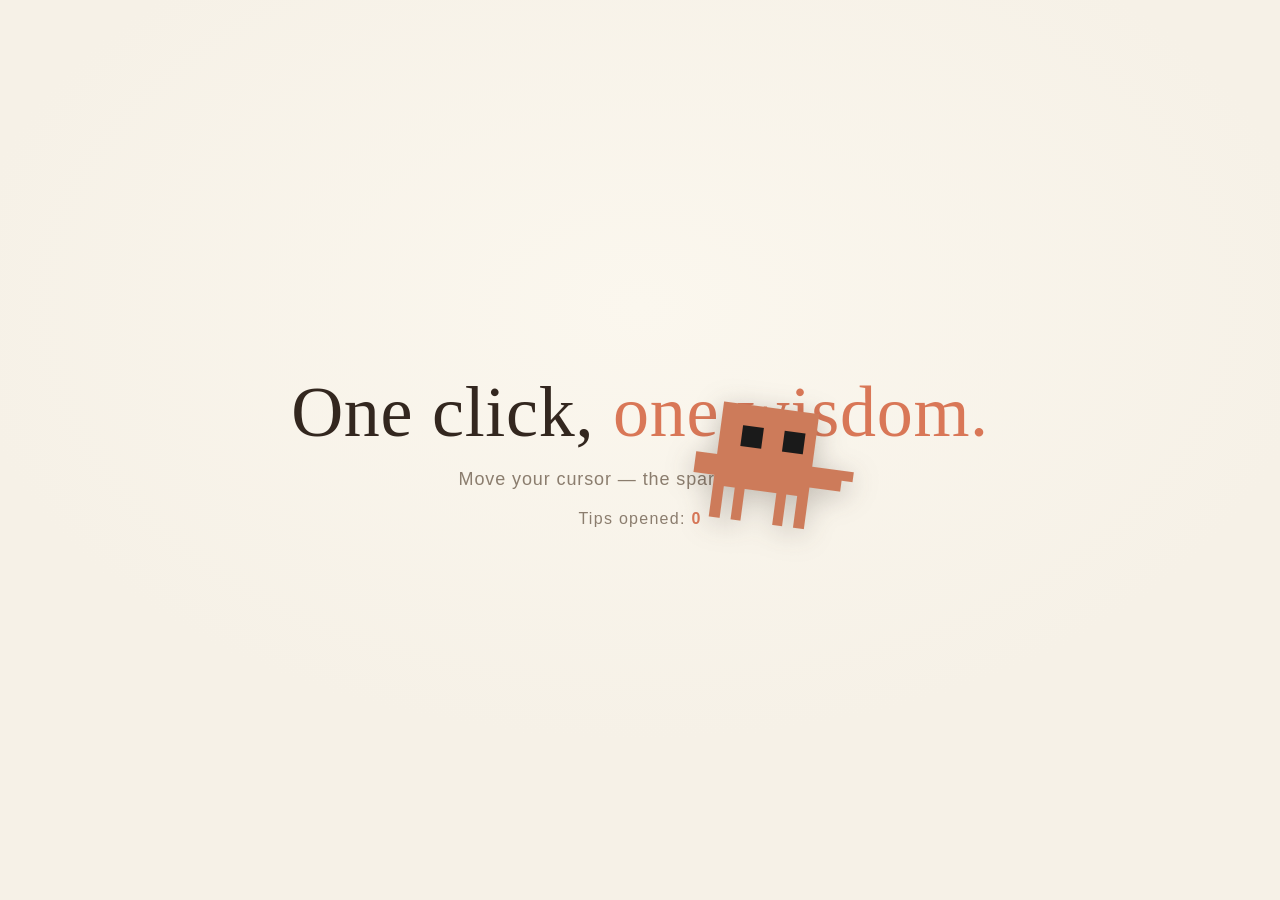
<file: lesson_1/index.html>
<!DOCTYPE html>
<html lang="en">
<head>
  <meta charset="UTF-8">
  <meta name="viewport" content="width=device-width, initial-scale=1.0">
  <title>CLAWD Wisdom</title>
  <link rel="stylesheet" href="styles.css">
</head>
<body>
  <main class="stage">
    <h1 class="stage__title">One click, <span class="stage__accent">one wisdom.</span></h1>
    <p class="stage__caption">Move your cursor — the spark will follow.</p>
    <p class="stage__counter">Tips opened: <span id="tip-count">0</span></p>
  </main>

  <img
    class="mascot"
    id="mascot"
    src="assets/clawd.svg"
    alt=""
    width="180"
    draggable="false"
    aria-hidden="true"
  >

  <script src="js/script.js" defer></script>
</body>
</html>
</file>
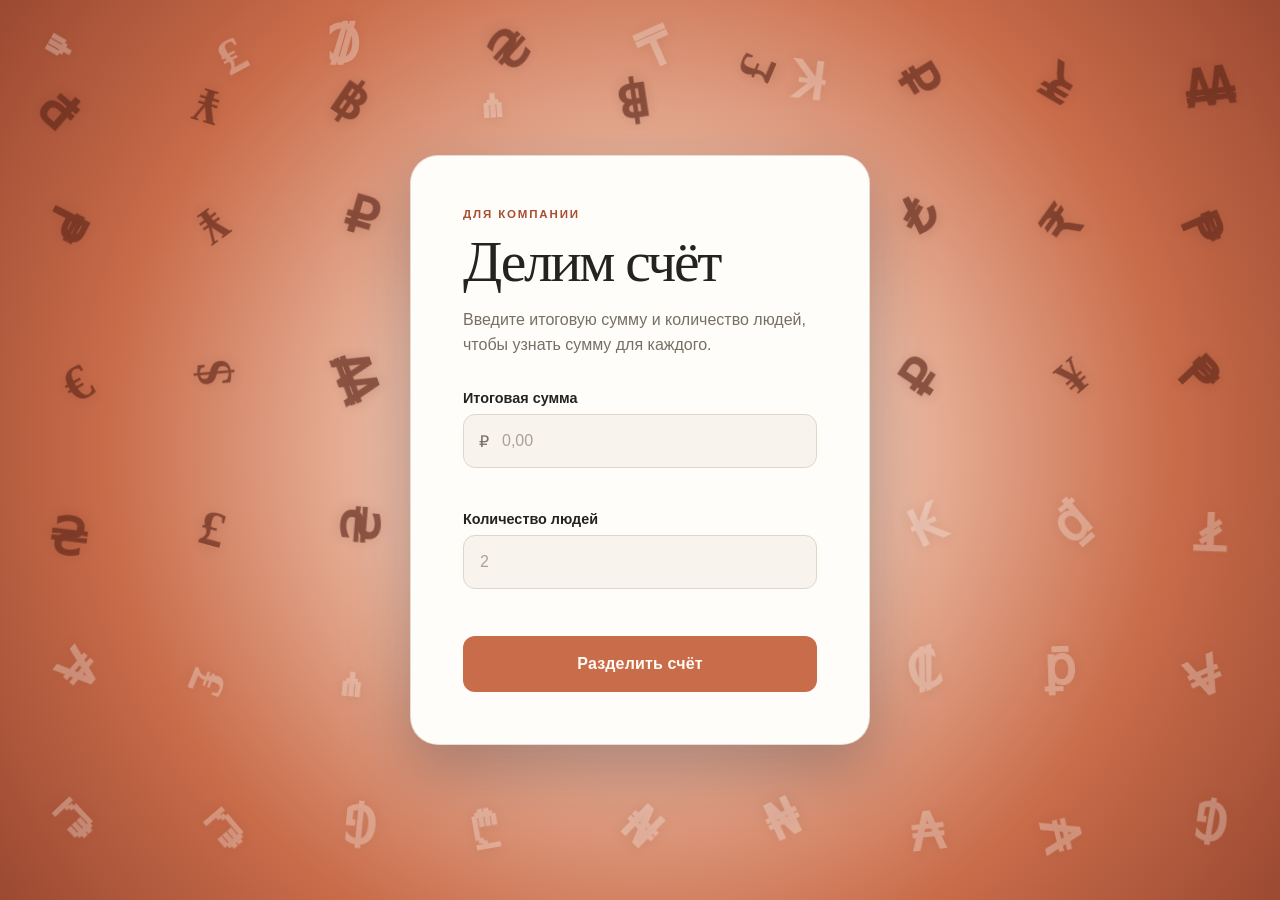
<file: lesson_2/index.html>
<!DOCTYPE html>
<html lang="ru">
<head>
  <meta charset="UTF-8">
  <meta name="viewport" content="width=device-width, initial-scale=1.0">
  <meta name="description" content="Разделите счёт поровну между всеми участниками.">
  <title>Делим счёт</title>
  <link rel="stylesheet" href="styles.css">
  <script src="js/script.js" defer></script>
</head>
<body>
  <div class="currency-field" id="currency-field" aria-hidden="true"></div>
  <main class="app-shell">
    <section class="calculator-card" aria-labelledby="page-title">
      <div class="intro">
        <p class="eyebrow">ДЛЯ КОМПАНИИ</p>
        <h1 id="page-title">Делим счёт</h1>
        <p class="intro__copy">Введите итоговую сумму и количество людей, чтобы узнать сумму для каждого.</p>
      </div>

      <form class="split-form" id="split-form" novalidate>
        <div class="field-group">
          <label for="total-bill">Итоговая сумма</label>
          <div class="input-wrap">
            <span class="input-prefix" aria-hidden="true">₽</span>
            <input
              id="total-bill"
              name="totalBill"
              type="number"
              inputmode="decimal"
              min="0.01"
              step="0.01"
              placeholder="0,00"
              autocomplete="off"
              aria-describedby="total-bill-error"
              required
            >
          </div>
          <p class="field-error" id="total-bill-error" role="alert"></p>
        </div>

        <div class="field-group">
          <label for="number-of-people">Количество людей</label>
          <input
            id="number-of-people"
            name="numberOfPeople"
            type="number"
            inputmode="numeric"
            min="1"
            step="1"
            placeholder="2"
            autocomplete="off"
            aria-describedby="number-of-people-error"
            required
          >
          <p class="field-error" id="number-of-people-error" role="alert"></p>
        </div>

        <button class="submit-button" type="submit">Разделить счёт</button>
      </form>

      <section class="result" id="result" aria-live="polite" aria-atomic="true" hidden>
        <p class="result__label">Каждый платит</p>
        <p class="result__amount"><span id="share-amount">0,00</span> <span class="result__currency">₽</span></p>
      </section>
    </section>
  </main>
</body>
</html>
</file>
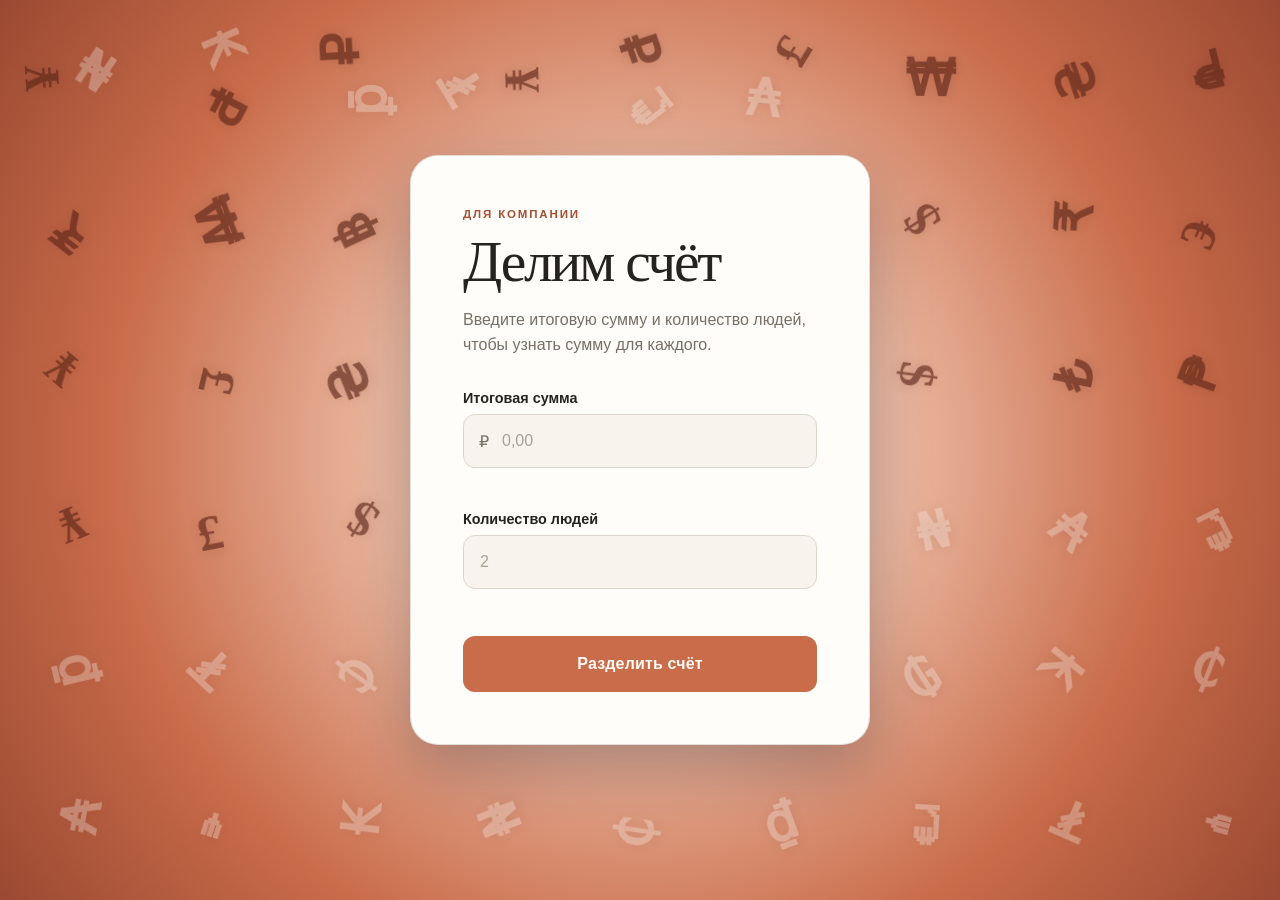
<file: Claude/lesson_2/task1/index.html>
<!DOCTYPE html>
<html lang="ru">
<head>
  <meta charset="UTF-8">
  <meta name="viewport" content="width=device-width, initial-scale=1.0">
  <meta name="description" content="Разделите счёт поровну между всеми участниками.">
  <title>Делим счёт</title>
  <link rel="stylesheet" href="styles.css">
  <script src="../js/script.js" defer></script>
</head>
<body>
  <div class="currency-field" id="currency-field" aria-hidden="true"></div>
  <main class="app-shell">
    <section class="calculator-card" aria-labelledby="page-title">
      <div class="intro">
        <p class="eyebrow">ДЛЯ КОМПАНИИ</p>
        <h1 id="page-title">Делим счёт</h1>
        <p class="intro__copy">Введите итоговую сумму и количество людей, чтобы узнать сумму для каждого.</p>
      </div>

      <form class="split-form" id="split-form" novalidate>
        <div class="field-group">
          <label for="total-bill">Итоговая сумма</label>
          <div class="input-wrap">
            <span class="input-prefix" aria-hidden="true">₽</span>
            <input
              id="total-bill"
              name="totalBill"
              type="number"
              inputmode="decimal"
              min="0.01"
              step="0.01"
              placeholder="0,00"
              autocomplete="off"
              aria-describedby="total-bill-error"
              required
            >
          </div>
          <p class="field-error" id="total-bill-error" role="alert"></p>
        </div>

        <div class="field-group">
          <label for="number-of-people">Количество людей</label>
          <input
            id="number-of-people"
            name="numberOfPeople"
            type="number"
            inputmode="numeric"
            min="1"
            step="1"
            placeholder="2"
            autocomplete="off"
            aria-describedby="number-of-people-error"
            required
          >
          <p class="field-error" id="number-of-people-error" role="alert"></p>
        </div>

        <button class="submit-button" type="submit">Разделить счёт</button>
      </form>

      <section class="result" id="result" aria-live="polite" aria-atomic="true" hidden>
        <p class="result__label">Каждый платит</p>
        <p class="result__amount"><span id="share-amount">0,00</span> <span class="result__currency">₽</span></p>
      </section>
    </section>
  </main>
</body>
</html>
</file>
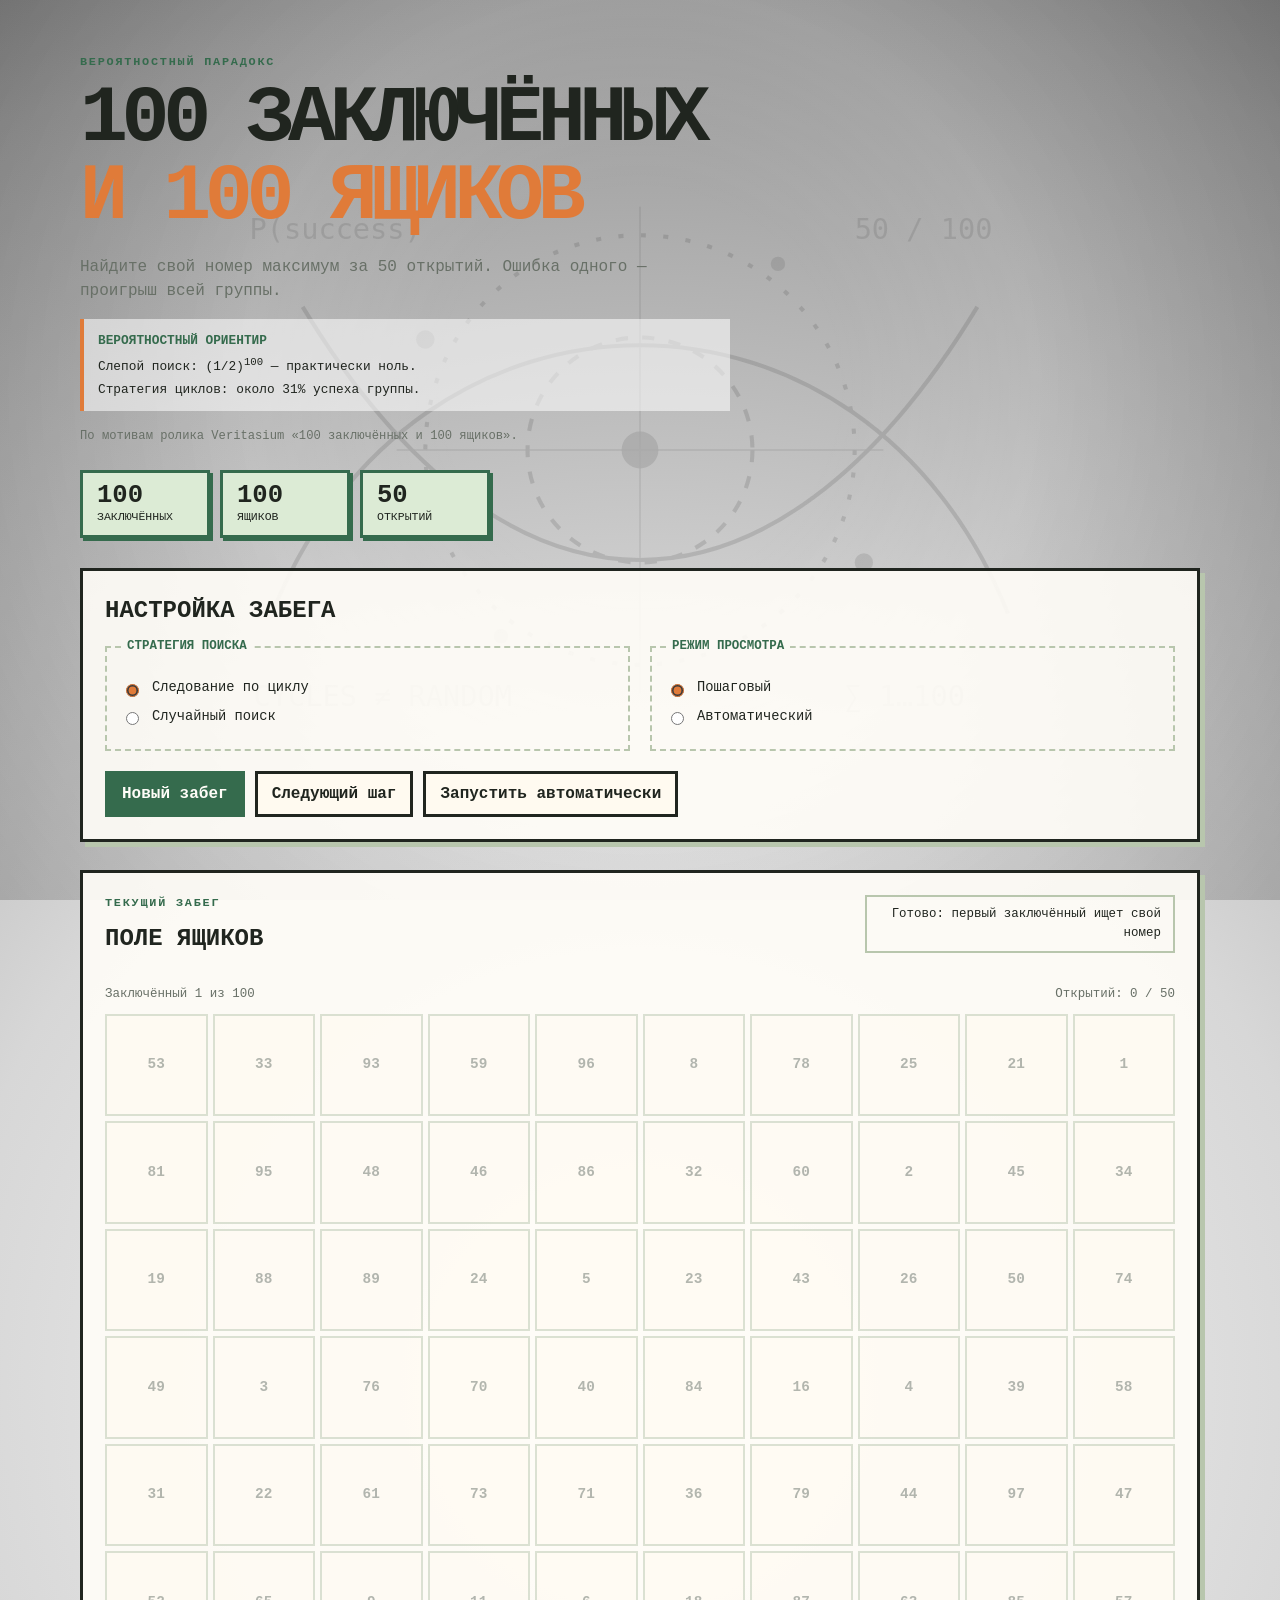
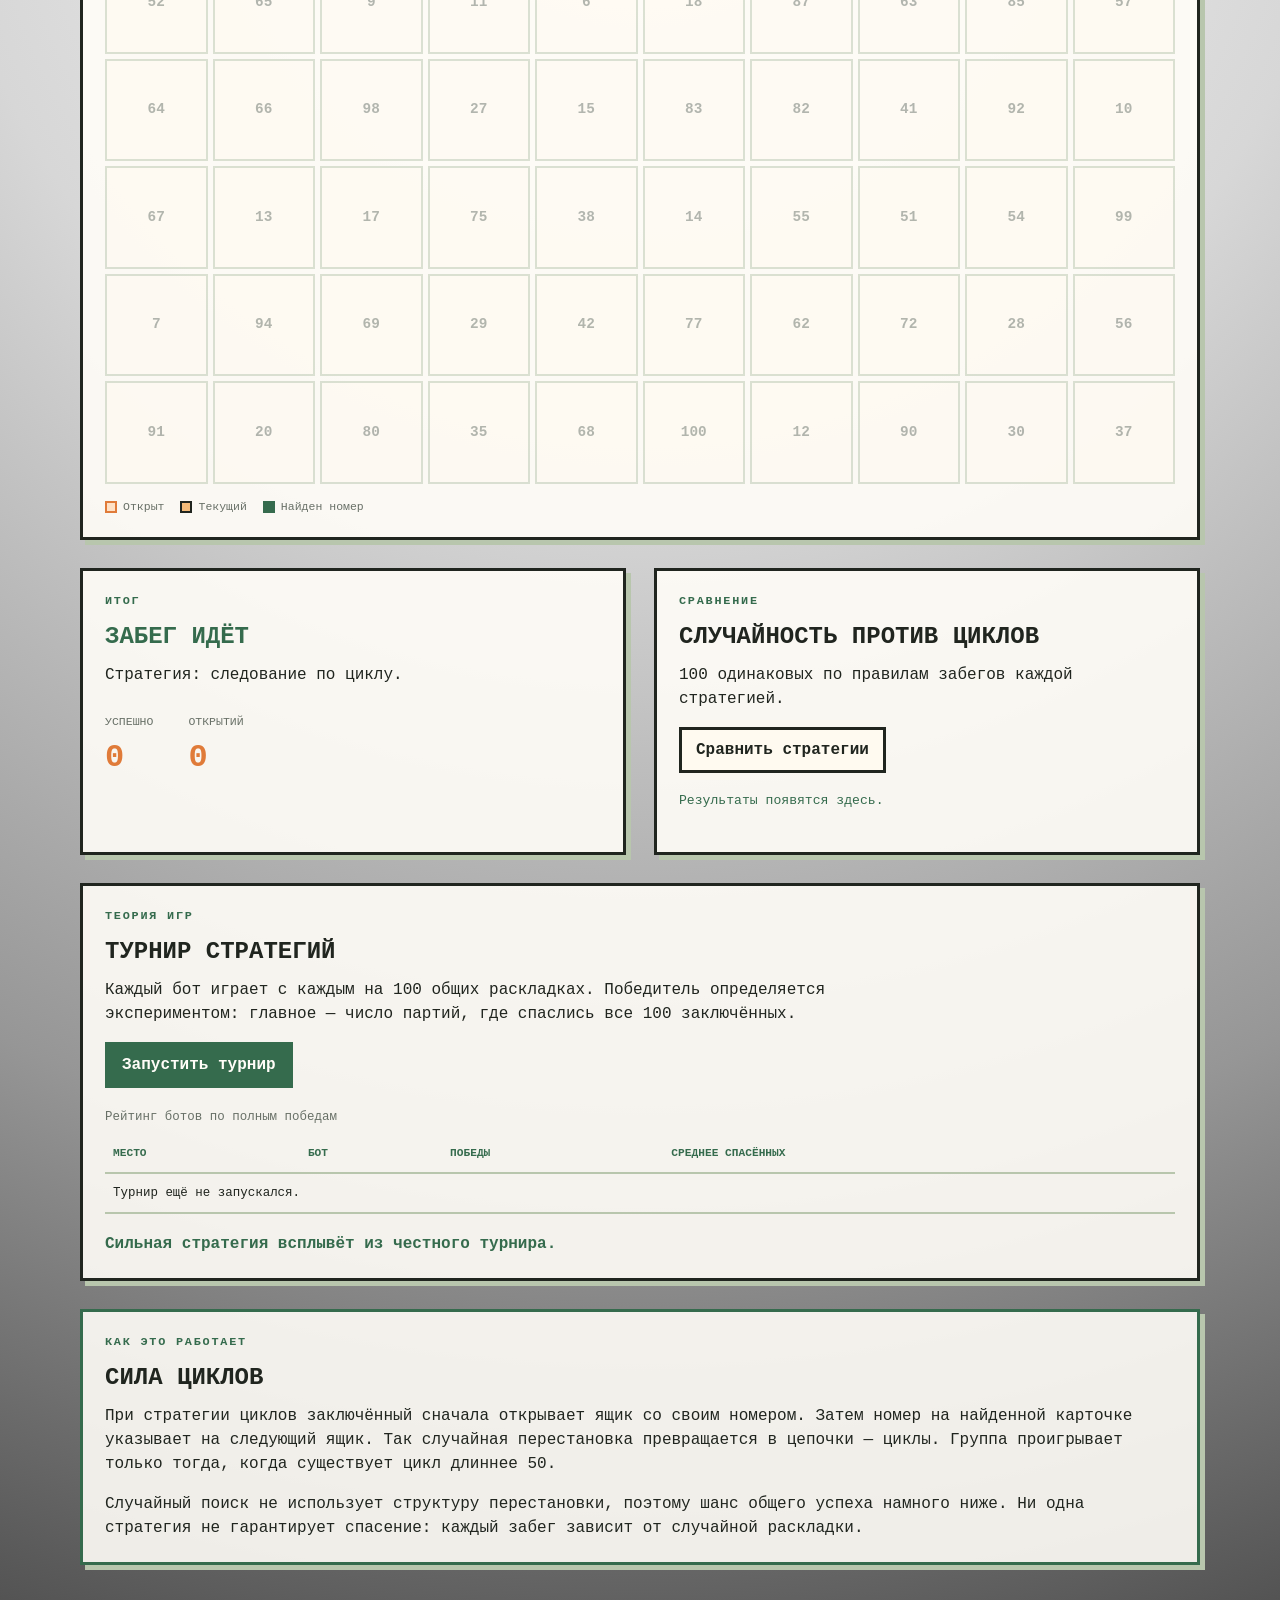
<file: Claude/lesson_2/task2/index.html>
<!DOCTYPE html>
<html lang="ru">
<head>
  <meta charset="UTF-8">
  <meta name="viewport" content="width=device-width, initial-scale=1.0">
  <meta name="description" content="Интерактивная симуляция стратегии в задаче о 100 заключённых и 100 ящиках.">
  <title>100 заключённых и 100 ящиков</title>
  <link rel="stylesheet" href="styles.css">
  <script src="js/script.js" defer></script>
</head>
<body>
  <main class="app-shell">
    <header class="hero">
      <p class="eyebrow">ВЕРОЯТНОСТНЫЙ ПАРАДОКС</p>
      <h1>100 заключённых<br><span>и 100 ящиков</span></h1>
      <p class="lead">Найдите свой номер максимум за 50 открытий. Ошибка одного — проигрыш всей группы.</p>
      <div class="theory-note"><strong>Вероятностный ориентир</strong><span>Слепой поиск: (1/2)<sup>100</sup> — практически ноль.</span><span>Стратегия циклов: около 31% успеха группы.</span></div>
      <p class="reference">По мотивам ролика Veritasium «100 заключённых и 100 ящиков».</p>
      <div class="rules" aria-label="Правила задачи">
        <div><strong>100</strong><span>заключённых</span></div>
        <div><strong>100</strong><span>ящиков</span></div>
        <div><strong>50</strong><span>открытий</span></div>
      </div>
    </header>

    <section class="panel controls-panel" aria-labelledby="controls-title">
      <h2 id="controls-title">Настройка забега</h2>
      <div class="control-grid">
        <fieldset>
          <legend>Стратегия поиска</legend>
          <label class="choice"><input type="radio" name="strategy" value="cycle" checked><span>Следование по циклу</span></label>
          <label class="choice"><input type="radio" name="strategy" value="random"><span>Случайный поиск</span></label>
        </fieldset>
        <fieldset>
          <legend>Режим просмотра</legend>
          <label class="choice"><input type="radio" name="mode" value="step" checked><span>Пошаговый</span></label>
          <label class="choice"><input type="radio" name="mode" value="auto"><span>Автоматический</span></label>
        </fieldset>
      </div>
      <div class="button-row">
        <button class="button button--primary" id="new-run" type="button">Новый забег</button>
        <button class="button" id="next-step" type="button">Следующий шаг</button>
        <button class="button" id="auto-run" type="button">Запустить автоматически</button>
      </div>
    </section>

    <section class="panel simulation-panel" aria-labelledby="simulation-title">
      <div class="section-heading">
        <div>
          <p class="eyebrow">ТЕКУЩИЙ ЗАБЕГ</p>
          <h2 id="simulation-title">Поле ящиков</h2>
        </div>
        <p class="status status--neutral" id="status" aria-live="polite">Готово к запуску</p>
      </div>
      <div class="progress-line"><span id="progress-label">Заключённый 0 из 100</span><span id="attempt-label">Открытий: 0 / 50</span></div>
      <div class="box-grid" id="box-grid" aria-label="100 ящиков"></div>
      <div class="legend" aria-label="Обозначения">
        <span><i class="swatch swatch--opened"></i>Открыт</span>
        <span><i class="swatch swatch--current"></i>Текущий</span>
        <span><i class="swatch swatch--found"></i>Найден номер</span>
      </div>
    </section>

    <section class="results-grid" aria-label="Результаты">
      <article class="panel result-card">
        <p class="eyebrow">ИТОГ</p>
        <h2 id="result-title">Забег не начат</h2>
        <p id="result-copy">Запустите симуляцию, чтобы увидеть, как работает стратегия.</p>
        <dl class="stats"><div><dt>Успешно</dt><dd id="success-count">0</dd></div><div><dt>Открытий</dt><dd id="total-attempts">0</dd></div></dl>
      </article>
      <article class="panel compare-card">
        <p class="eyebrow">СРАВНЕНИЕ</p>
        <h2>Случайность против циклов</h2>
        <p>100 одинаковых по правилам забегов каждой стратегией.</p>
        <button class="button" id="compare" type="button">Сравнить стратегии</button>
        <p class="compare-result" id="compare-result" aria-live="polite">Результаты появятся здесь.</p>
      </article>
    </section>

    <section class="panel tournament-panel" aria-labelledby="tournament-title">
      <p class="eyebrow">ТЕОРИЯ ИГР</p>
      <h2 id="tournament-title">Турнир стратегий</h2>
      <p>Каждый бот играет с каждым на 100 общих раскладках. Победитель определяется экспериментом: главное — число партий, где спаслись все 100 заключённых.</p>
      <button class="button button--primary" id="tournament" type="button">Запустить турнир</button>
      <div class="table-wrap">
        <table class="leaderboard">
          <caption>Рейтинг ботов по полным победам</caption>
          <thead><tr><th scope="col">Место</th><th scope="col">Бот</th><th scope="col">Победы</th><th scope="col">Среднее спасённых</th></tr></thead>
          <tbody id="leaderboard-body"><tr><td colspan="4">Турнир ещё не запускался.</td></tr></tbody>
        </table>
      </div>
      <p class="tournament-result" id="tournament-result" aria-live="polite">Сильная стратегия всплывёт из честного турнира.</p>
    </section>

    <section class="panel explainer" aria-labelledby="explanation-title">
      <p class="eyebrow">КАК ЭТО РАБОТАЕТ</p>
      <h2 id="explanation-title">Сила циклов</h2>
      <p>При стратегии циклов заключённый сначала открывает ящик со своим номером. Затем номер на найденной карточке указывает на следующий ящик. Так случайная перестановка превращается в цепочки — циклы. Группа проигрывает только тогда, когда существует цикл длиннее 50.</p>
      <p>Случайный поиск не использует структуру перестановки, поэтому шанс общего успеха намного ниже. Ни одна стратегия не гарантирует спасение: каждый забег зависит от случайной раскладки.</p>
    </section>
  </main>
</body>
</html>
</file>
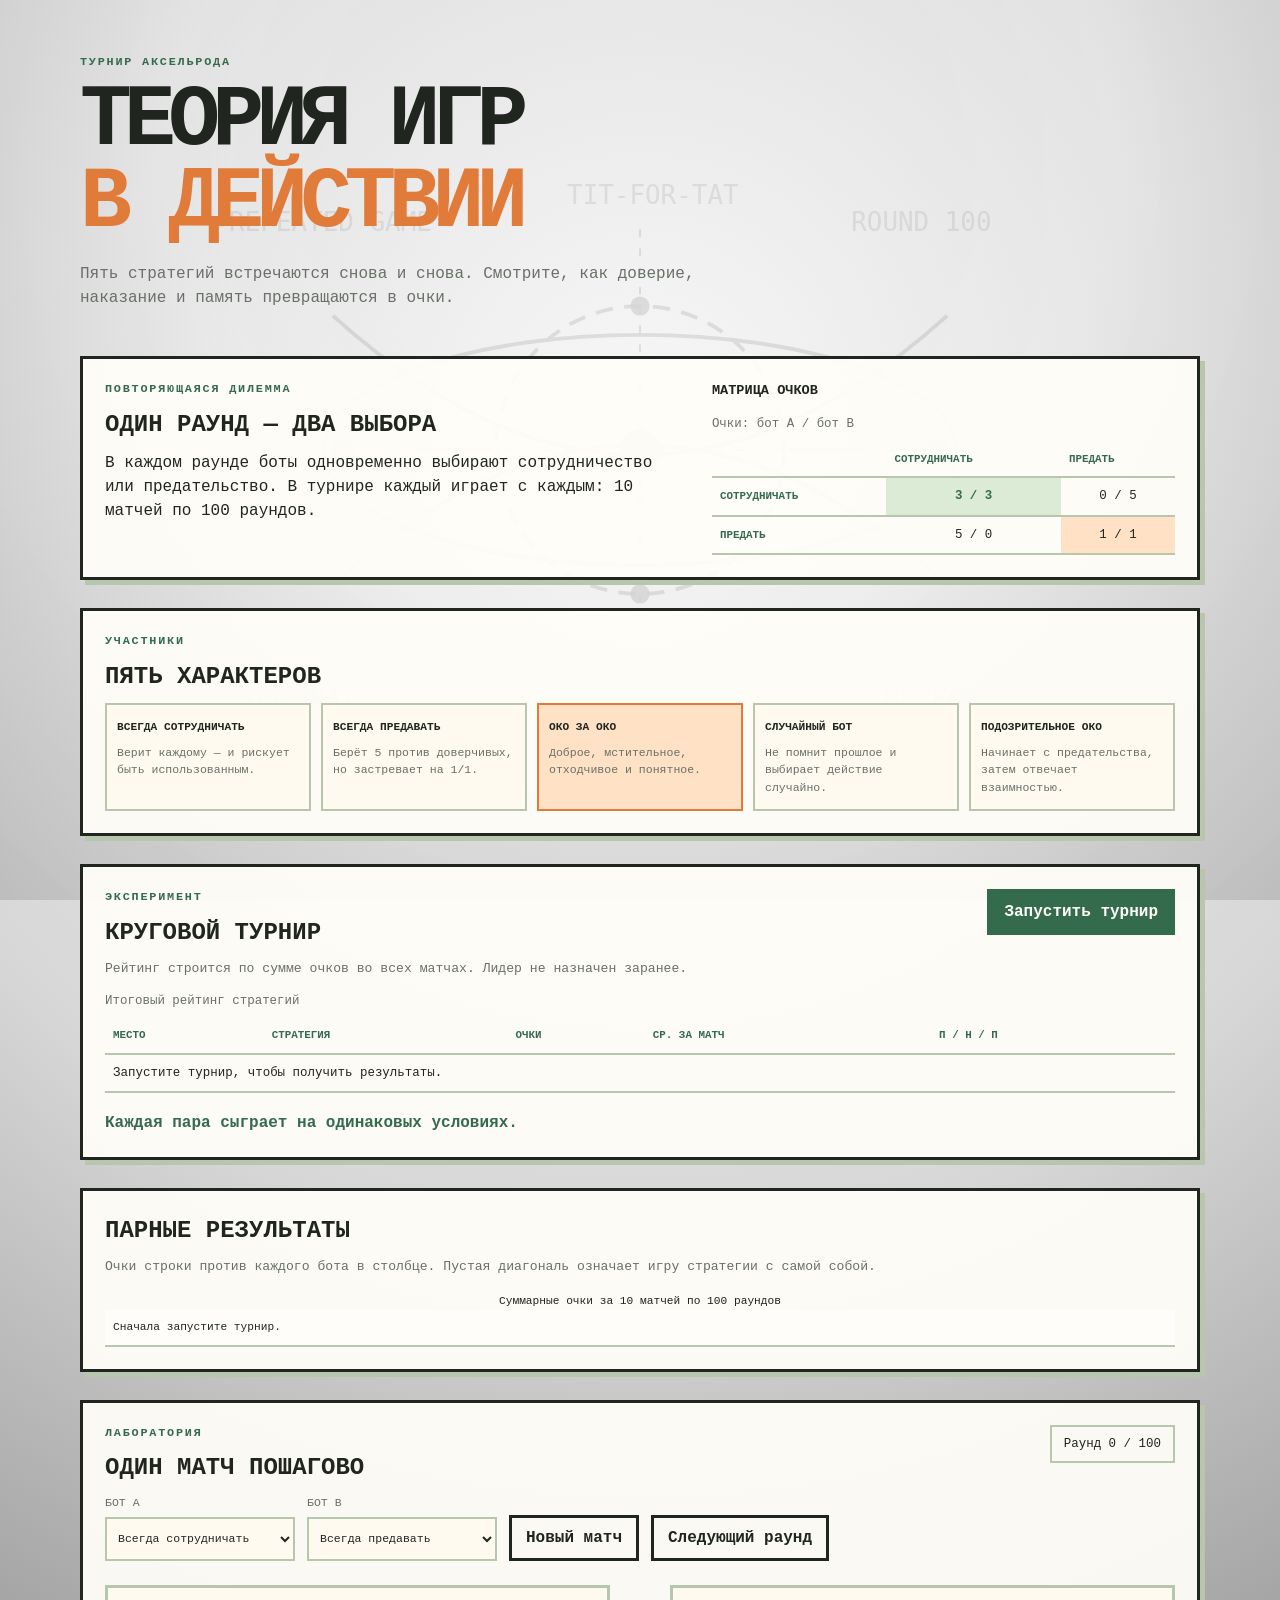
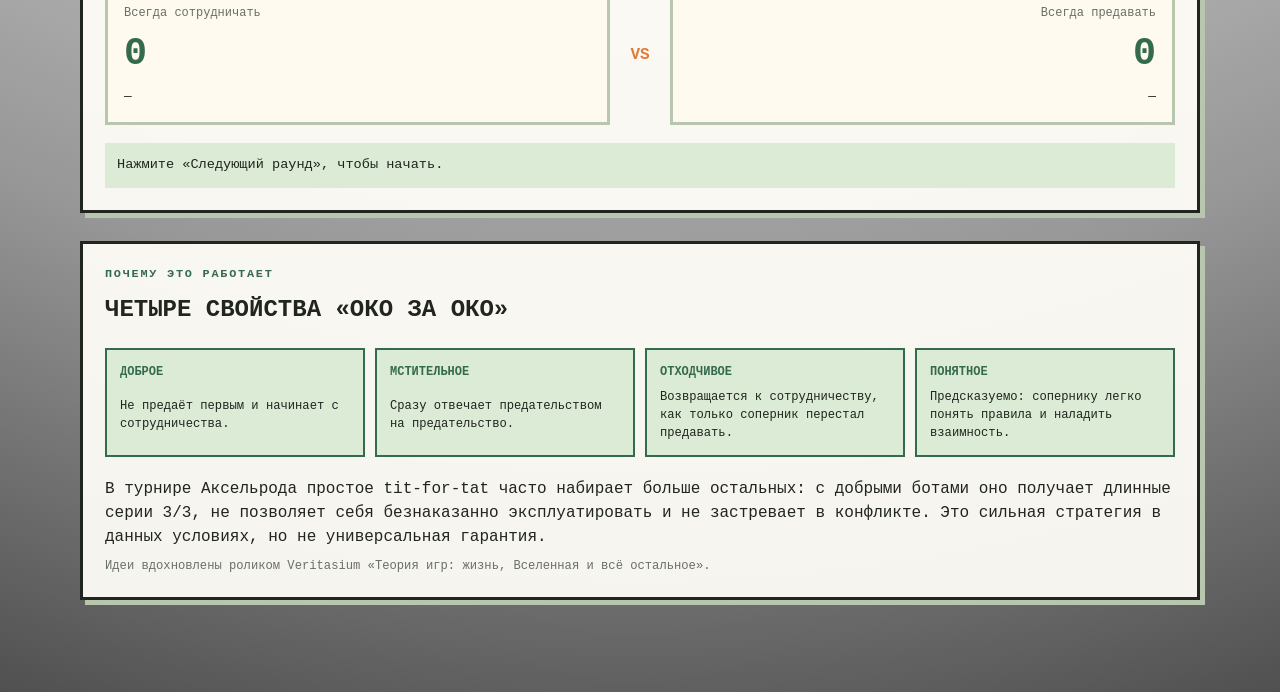
<file: Claude/lesson_2/task3/index.html>
<!doctype html>
<html lang="ru">
<head>
  <meta charset="utf-8">
  <meta name="viewport" content="width=device-width, initial-scale=1">
  <meta name="description" content="Интерактивный турнир стратегий в повторяющейся дилемме заключённого.">
  <title>Теория игр: турнир Аксельрода</title>
  <link rel="stylesheet" href="styles.css">
  <script src="js/script.js" defer></script>
</head>
<body>
  <main class="app-shell">
    <header class="hero">
      <p class="eyebrow">ТУРНИР АКСЕЛЬРОДА</p>
      <h1>Теория игр<br><span>в действии</span></h1>
      <p class="lead">Пять стратегий встречаются снова и снова. Смотрите, как доверие, наказание и память превращаются в очки.</p>
    </header>

    <section class="panel intro-panel" aria-labelledby="rules-title">
      <div>
        <p class="eyebrow">ПОВТОРЯЮЩАЯСЯ ДИЛЕММА</p>
        <h2 id="rules-title">Один раунд — два выбора</h2>
        <p>В каждом раунде боты одновременно выбирают сотрудничество или предательство. В турнире каждый играет с каждым: 10 матчей по 100 раундов.</p>
      </div>
      <div class="payoff-block">
        <h3>Матрица очков</h3>
        <table class="payoff-table">
          <caption>Очки: бот A / бот B</caption>
          <thead><tr><th></th><th>Сотрудничать</th><th>Предать</th></tr></thead>
          <tbody><tr><th scope="row">Сотрудничать</th><td class="mutual">3 / 3</td><td>0 / 5</td></tr><tr><th scope="row">Предать</th><td>5 / 0</td><td class="conflict">1 / 1</td></tr></tbody>
        </table>
      </div>
    </section>

    <section class="panel strategies" aria-labelledby="strategies-title">
      <p class="eyebrow">УЧАСТНИКИ</p>
      <h2 id="strategies-title">Пять характеров</h2>
      <div class="strategy-list">
        <article><b>ВСЕГДА СОТРУДНИЧАТЬ</b><p>Верит каждому — и рискует быть использованным.</p></article>
        <article><b>ВСЕГДА ПРЕДАВАТЬ</b><p>Берёт 5 против доверчивых, но застревает на 1/1.</p></article>
        <article class="featured"><b>ОКО ЗА ОКО</b><p>Доброе, мстительное, отходчивое и понятное.</p></article>
        <article><b>СЛУЧАЙНЫЙ БОТ</b><p>Не помнит прошлое и выбирает действие случайно.</p></article>
        <article><b>ПОДОЗРИТЕЛЬНОЕ ОКО</b><p>Начинает с предательства, затем отвечает взаимностью.</p></article>
      </div>
    </section>

    <section class="panel tournament" aria-labelledby="tournament-title">
      <div class="section-heading"><div><p class="eyebrow">ЭКСПЕРИМЕНТ</p><h2 id="tournament-title">Круговой турнир</h2></div><button class="button button--primary" id="run-tournament" type="button">Запустить турнир</button></div>
      <p class="hint">Рейтинг строится по сумме очков во всех матчах. Лидер не назначен заранее.</p>
      <div class="table-wrap"><table class="leaderboard"><caption>Итоговый рейтинг стратегий</caption><thead><tr><th scope="col">Место</th><th scope="col">Стратегия</th><th scope="col">Очки</th><th scope="col">Ср. за матч</th><th scope="col">П / Н / П</th></tr></thead><tbody id="leaderboard"><tr><td colspan="5">Запустите турнир, чтобы получить результаты.</td></tr></tbody></table></div>
      <p class="live-result" id="tournament-result" aria-live="polite">Каждая пара сыграет на одинаковых условиях.</p>
    </section>

    <section class="panel pair-results-panel" aria-labelledby="pair-results-title">
      <h2 id="pair-results-title">Парные результаты</h2>
      <p class="hint">Очки строки против каждого бота в столбце. Пустая диагональ означает игру стратегии с самой собой.</p>
      <div class="table-wrap"><table class="pair-results"><caption>Суммарные очки за 10 матчей по 100 раундов</caption><thead id="pair-results-head"></thead><tbody id="pair-results-body"><tr><td>Сначала запустите турнир.</td></tr></tbody></table></div>
    </section>

    <section class="panel match-viewer" aria-labelledby="match-title">
      <div class="section-heading"><div><p class="eyebrow">ЛАБОРАТОРИЯ</p><h2 id="match-title">Один матч пошагово</h2></div><p class="round-label" id="round-label">Раунд 0 / 100</p></div>
      <div class="match-controls"><label for="bot-a">Бот A<select id="bot-a"></select></label><label for="bot-b">Бот B<select id="bot-b"></select></label><button class="button" id="new-match" type="button">Новый матч</button><button class="button" id="next-round" type="button">Следующий раунд</button></div>
      <div class="match-score"><article><span id="bot-a-name">Бот A</span><strong id="bot-a-score">0</strong><em id="bot-a-action">—</em></article><div class="versus">VS</div><article><span id="bot-b-name">Бот B</span><strong id="bot-b-score">0</strong><em id="bot-b-action">—</em></article></div>
      <p class="round-result" id="round-result" aria-live="polite">Нажмите «Следующий раунд», чтобы начать.</p>
    </section>

    <section class="panel lesson" aria-labelledby="lesson-title">
      <p class="eyebrow">ПОЧЕМУ ЭТО РАБОТАЕТ</p><h2 id="lesson-title">Четыре свойства «око за око»</h2>
      <div class="traits"><div><b>ДОБРОЕ</b><span>Не предаёт первым и начинает с сотрудничества.</span></div><div><b>МСТИТЕЛЬНОЕ</b><span>Сразу отвечает предательством на предательство.</span></div><div><b>ОТХОДЧИВОЕ</b><span>Возвращается к сотрудничеству, как только соперник перестал предавать.</span></div><div><b>ПОНЯТНОЕ</b><span>Предсказуемо: сопернику легко понять правила и наладить взаимность.</span></div></div>
      <p class="lesson-copy">В турнире Аксельрода простое tit-for-tat часто набирает больше остальных: с добрыми ботами оно получает длинные серии 3/3, не позволяет себя безнаказанно эксплуатировать и не застревает в конфликте. Это сильная стратегия в данных условиях, но не универсальная гарантия.</p>
      <p class="reference">Идеи вдохновлены роликом Veritasium «Теория игр: жизнь, Вселенная и всё остальное».</p>
    </section>
  </main>
</body>
</html>
</file>
<file: lesson_1/styles.css>
:root {
  --bg: #f6f1e7;
  --bg-glow: #fbf7ee;
  --text: #33271f;
  --muted: #8b7d6e;
  --accent: #d97757;
}

* {
  margin: 0;
  padding: 0;
  box-sizing: border-box;
}

html,
body {
  height: 100%;
}

body {
  background: radial-gradient(1100px 700px at 50% 34%, var(--bg-glow) 0%, var(--bg) 62%);
  color: var(--text);
  font-family: -apple-system, BlinkMacSystemFont, "Segoe UI", Roboto, Helvetica, Arial, sans-serif;
  overflow: hidden;
  user-select: none;
}

/* ---- stage: title + caption + counter --------------------------- */
.stage {
  position: fixed;
  inset: 0;
  display: flex;
  flex-direction: column;
  align-items: center;
  justify-content: center;
  gap: 16px;
  text-align: center;
  pointer-events: none;
}

.stage__title {
  font-family: Georgia, "Times New Roman", Times, serif;
  font-weight: 400;
  font-size: clamp(34px, 6vw, 72px);
  letter-spacing: 0.01em;
  line-height: 1.12;
  color: var(--text);
}

.stage__accent {
  color: var(--accent);
}

.stage__caption {
  font-size: clamp(14px, 2vw, 18px);
  letter-spacing: 0.05em;
  color: var(--muted);
}

.stage__counter {
  margin-top: 4px;
  font-size: clamp(13px, 1.8vw, 16px);
  letter-spacing: 0.08em;
  color: var(--muted);
}

.stage__counter span {
  color: var(--accent);
  font-weight: 600;
}

/* ---- mascot ----------------------------------------------------- */
.mascot {
  position: fixed;
  top: 0;
  left: 0;
  z-index: 10;
  width: 180px;
  height: auto;
  pointer-events: none;
  will-change: transform;
  filter: drop-shadow(0 6px 14px rgba(51, 39, 31, 0.28));
  backface-visibility: hidden;
}

/* ---- tip bubble --------------------------------------------------- */
.tip {
  position: fixed;
  top: 0;
  left: 0;
  z-index: 20;
  max-width: min(520px, 84vw);
  padding: 10px 16px;
  border-radius: 10px;
  background: #fffdf7;
  color: #33271f;
  font-size: 14px;
  line-height: 1.45;
  letter-spacing: 0.01em;
  text-align: center;
  box-shadow: 0 8px 24px rgba(51, 39, 31, 0.18);
  border: 1px solid rgba(217, 119, 87, 0.4);
  pointer-events: none;
  visibility: hidden;
  will-change: transform, opacity;
  backface-visibility: hidden;
}
</file>
<file: lesson_2/styles.css>
:root {
  --background: #f2ede5;
  --surface: #fffdf9;
  --surface-soft: #f8f3ec;
  --text: #25231f;
  --muted: #766f65;
  --accent: #c96c4a;
  --accent-dark: #a84f32;
  --border: #ded6ca;
  --error: #b34d45;
  --shadow: 0 24px 60px rgba(20, 27, 52, 0.28);
}

* {
  box-sizing: border-box;
}

html,
body {
  min-height: 100%;
  margin: 0;
}

body {
  position: relative;
  min-width: 320px;
  overflow: hidden;
  background: radial-gradient(circle at center, #f5e4d9 0%, #e9b59d 34%, #c96c4a 68%, #9b4932 100%);
  background-attachment: fixed;
  color: var(--text);
  font-family: -apple-system, BlinkMacSystemFont, "Segoe UI", sans-serif;
}

.currency-field {
  position: fixed;
  inset: 0;
  z-index: 0;
  overflow: hidden;
  pointer-events: none;
}

.currency-symbol {
  position: absolute;
  color: rgba(255, 253, 249, 0.3);
  font-family: Georgia, "Times New Roman", serif;
  font-size: clamp(1.6rem, 4vw, 3.6rem);
  font-weight: 700;
  text-shadow: 0 2px 12px rgba(120, 55, 36, 0.12);
  cursor: pointer;
  pointer-events: auto;
  user-select: none;
  will-change: left, top, transform;
}

.currency-symbol--popular {
  color: rgba(91, 35, 23, 0.62);
  text-shadow: 0 2px 12px rgba(91, 35, 23, 0.16);
}

.currency-fact {
  position: absolute;
  z-index: 2;
  max-width: min(260px, 70vw);
  padding: 10px 14px;
  border: 1px solid rgba(201, 108, 74, 0.35);
  border-radius: 12px;
  background: rgba(255, 253, 249, 0.96);
  box-shadow: 0 10px 24px rgba(73, 54, 36, 0.16);
  color: var(--text);
  font-size: 0.8rem;
  line-height: 1.4;
  pointer-events: none;
  transform: translate(-50%, calc(-100% - 12px));
  animation: fact-appear 180ms ease-out both;
}

@keyframes fact-appear {
  from {
    opacity: 0;
    transform: translate(-50%, calc(-100% - 4px));
  }
  to {
    opacity: 1;
    transform: translate(-50%, calc(-100% - 12px));
  }
}

button,
input {
  font: inherit;
}

.app-shell {
  display: grid;
  min-height: 100vh;
  padding: 32px 20px;
  place-items: center;
}

.calculator-card {
  width: min(100%, 460px);
  padding: clamp(28px, 7vw, 52px);
  border: 1px solid rgba(222, 214, 202, 0.8);
  border-radius: 28px;
  background: var(--surface);
  box-shadow: var(--shadow);
}

.intro {
  margin-bottom: 32px;
}

.eyebrow {
  margin: 0 0 14px;
  color: var(--accent-dark);
  font-size: 0.72rem;
  font-weight: 700;
  letter-spacing: 0.16em;
}

h1 {
  margin: 0;
  font-family: Georgia, "Times New Roman", serif;
  font-size: clamp(2.35rem, 9vw, 3.6rem);
  font-weight: 400;
  letter-spacing: -0.04em;
  line-height: 0.98;
}

.intro__copy {
  max-width: 30rem;
  margin: 18px 0 0;
  color: var(--muted);
  font-size: 1rem;
  line-height: 1.55;
}

.split-form {
  display: grid;
  gap: 20px;
}

.field-group {
  display: grid;
  gap: 8px;
}

label {
  color: var(--text);
  font-size: 0.9rem;
  font-weight: 650;
}

input {
  width: 100%;
  min-height: 54px;
  border: 1px solid var(--border);
  border-radius: 12px;
  outline: none;
  background: var(--surface-soft);
  color: var(--text);
  padding: 0 16px;
  transition: border-color 160ms ease, box-shadow 160ms ease, background 160ms ease;
}

input::placeholder {
  color: #aaa196;
}

input:focus {
  border-color: var(--accent);
  background: var(--surface);
  box-shadow: 0 0 0 4px rgba(201, 108, 74, 0.15);
}

.input-wrap {
  position: relative;
}

.input-wrap input {
  padding-left: 38px;
}

.input-prefix {
  position: absolute;
  top: 50%;
  left: 16px;
  color: var(--muted);
  pointer-events: none;
  transform: translateY(-50%);
}

.field-error {
  min-height: 1.2em;
  margin: 0;
  color: var(--error);
  font-size: 0.8rem;
}

input[aria-invalid="true"] {
  border-color: var(--error);
}

.submit-button {
  min-height: 56px;
  margin-top: 4px;
  border: 0;
  border-radius: 12px;
  background: var(--accent);
  color: #fffaf5;
  cursor: pointer;
  font-weight: 700;
  letter-spacing: 0.01em;
  transition: background 160ms ease, transform 160ms ease;
}

.submit-button:hover {
  background: var(--accent-dark);
}

.submit-button:active {
  transform: translateY(1px);
}

.submit-button:focus-visible {
  outline: 3px solid rgba(201, 108, 74, 0.35);
  outline-offset: 3px;
}

.result {
  margin-top: 28px;
  padding: 22px;
  border-radius: 16px;
  background: #f5e4d9;
  text-align: center;
}

.result__label {
  margin: 0 0 8px;
  color: var(--muted);
  font-size: 0.86rem;
}

.result__amount {
  margin: 0;
  color: var(--accent-dark);
  font-size: clamp(2rem, 9vw, 2.8rem);
  font-weight: 750;
  letter-spacing: -0.04em;
}

.result__currency {
  font-size: 0.9rem;
  font-weight: 700;
  letter-spacing: 0.08em;
  vertical-align: middle;
}

@media (max-width: 420px) {
  .app-shell {
    padding: 16px;
  }

  .calculator-card {
    border-radius: 22px;
    padding: 28px 22px;
  }
}

@media (prefers-reduced-motion: reduce) {
  *,
  *::before,
  *::after {
    scroll-behavior: auto !important;
    transition-duration: 0.01ms !important;
  }
}
</file>
<file: Claude/lesson_2/task1/styles.css>
:root {
  --background: #f2ede5;
  --surface: #fffdf9;
  --surface-soft: #f8f3ec;
  --text: #25231f;
  --muted: #766f65;
  --accent: #c96c4a;
  --accent-dark: #a84f32;
  --border: #ded6ca;
  --error: #b34d45;
  --shadow: 0 24px 60px rgba(20, 27, 52, 0.28);
}

* {
  box-sizing: border-box;
}

html,
body {
  min-height: 100%;
  margin: 0;
}

body {
  position: relative;
  min-width: 320px;
  overflow: hidden;
  background: radial-gradient(circle at center, #f5e4d9 0%, #e9b59d 34%, #c96c4a 68%, #9b4932 100%);
  background-attachment: fixed;
  color: var(--text);
  font-family: -apple-system, BlinkMacSystemFont, "Segoe UI", sans-serif;
}

.currency-field {
  position: fixed;
  inset: 0;
  z-index: 0;
  overflow: hidden;
  pointer-events: none;
}

.currency-symbol {
  position: absolute;
  color: rgba(255, 253, 249, 0.3);
  font-family: Georgia, "Times New Roman", serif;
  font-size: clamp(1.6rem, 4vw, 3.6rem);
  font-weight: 700;
  text-shadow: 0 2px 12px rgba(120, 55, 36, 0.12);
  cursor: pointer;
  pointer-events: auto;
  user-select: none;
  will-change: left, top, transform;
}

.currency-symbol--popular {
  color: rgba(91, 35, 23, 0.62);
  text-shadow: 0 2px 12px rgba(91, 35, 23, 0.16);
}

.currency-fact {
  position: absolute;
  z-index: 2;
  max-width: min(260px, 70vw);
  padding: 10px 14px;
  border: 1px solid rgba(201, 108, 74, 0.35);
  border-radius: 12px;
  background: rgba(255, 253, 249, 0.96);
  box-shadow: 0 10px 24px rgba(73, 54, 36, 0.16);
  color: var(--text);
  font-size: 0.8rem;
  line-height: 1.4;
  pointer-events: none;
  transform: translate(-50%, calc(-100% - 12px));
  animation: fact-appear 180ms ease-out both;
}

@keyframes fact-appear {
  from {
    opacity: 0;
    transform: translate(-50%, calc(-100% - 4px));
  }
  to {
    opacity: 1;
    transform: translate(-50%, calc(-100% - 12px));
  }
}

button,
input {
  font: inherit;
}

.app-shell {
  display: grid;
  min-height: 100vh;
  padding: 32px 20px;
  place-items: center;
}

.calculator-card {
  width: min(100%, 460px);
  padding: clamp(28px, 7vw, 52px);
  border: 1px solid rgba(222, 214, 202, 0.8);
  border-radius: 28px;
  background: var(--surface);
  box-shadow: var(--shadow);
}

.intro {
  margin-bottom: 32px;
}

.eyebrow {
  margin: 0 0 14px;
  color: var(--accent-dark);
  font-size: 0.72rem;
  font-weight: 700;
  letter-spacing: 0.16em;
}

h1 {
  margin: 0;
  font-family: Georgia, "Times New Roman", serif;
  font-size: clamp(2.35rem, 9vw, 3.6rem);
  font-weight: 400;
  letter-spacing: -0.04em;
  line-height: 0.98;
}

.intro__copy {
  max-width: 30rem;
  margin: 18px 0 0;
  color: var(--muted);
  font-size: 1rem;
  line-height: 1.55;
}

.split-form {
  display: grid;
  gap: 20px;
}

.field-group {
  display: grid;
  gap: 8px;
}

label {
  color: var(--text);
  font-size: 0.9rem;
  font-weight: 650;
}

input {
  width: 100%;
  min-height: 54px;
  border: 1px solid var(--border);
  border-radius: 12px;
  outline: none;
  background: var(--surface-soft);
  color: var(--text);
  padding: 0 16px;
  transition: border-color 160ms ease, box-shadow 160ms ease, background 160ms ease;
}

input::placeholder {
  color: #aaa196;
}

input:focus {
  border-color: var(--accent);
  background: var(--surface);
  box-shadow: 0 0 0 4px rgba(201, 108, 74, 0.15);
}

.input-wrap {
  position: relative;
}

.input-wrap input {
  padding-left: 38px;
}

.input-prefix {
  position: absolute;
  top: 50%;
  left: 16px;
  color: var(--muted);
  pointer-events: none;
  transform: translateY(-50%);
}

.field-error {
  min-height: 1.2em;
  margin: 0;
  color: var(--error);
  font-size: 0.8rem;
}

input[aria-invalid="true"] {
  border-color: var(--error);
}

.submit-button {
  min-height: 56px;
  margin-top: 4px;
  border: 0;
  border-radius: 12px;
  background: var(--accent);
  color: #fffaf5;
  cursor: pointer;
  font-weight: 700;
  letter-spacing: 0.01em;
  transition: background 160ms ease, transform 160ms ease;
}

.submit-button:hover {
  background: var(--accent-dark);
}

.submit-button:active {
  transform: translateY(1px);
}

.submit-button:focus-visible {
  outline: 3px solid rgba(201, 108, 74, 0.35);
  outline-offset: 3px;
}

.result {
  margin-top: 28px;
  padding: 22px;
  border-radius: 16px;
  background: #f5e4d9;
  text-align: center;
}

.result__label {
  margin: 0 0 8px;
  color: var(--muted);
  font-size: 0.86rem;
}

.result__amount {
  margin: 0;
  color: var(--accent-dark);
  font-size: clamp(2rem, 9vw, 2.8rem);
  font-weight: 750;
  letter-spacing: -0.04em;
}

.result__currency {
  font-size: 0.9rem;
  font-weight: 700;
  letter-spacing: 0.08em;
  vertical-align: middle;
}

@media (max-width: 420px) {
  .app-shell {
    padding: 16px;
  }

  .calculator-card {
    border-radius: 22px;
    padding: 28px 22px;
  }
}

@media (prefers-reduced-motion: reduce) {
  *,
  *::before,
  *::after {
    scroll-behavior: auto !important;
    transition-duration: 0.01ms !important;
  }
}
</file>
<file: Claude/lesson_2/task2/styles.css>
:root {
  --paper: #fffaf0;
  --surface: #fffdf8;
  --ink: #20251f;
  --muted: #687067;
  --line: #b8c6ad;
  --green: #356b4d;
  --green-soft: #dcebd5;
  --orange: #e07b39;
  --orange-soft: #ffe1c5;
  --red: #ae443c;
  --shadow: 5px 5px 0 #b8c6ad;
}

* { box-sizing: border-box; }
html { min-width: 320px; background: var(--paper); }
body {
  position: relative;
  isolation: isolate;
  margin: 0;
  color: var(--ink);
  background: radial-gradient(circle at 50% 43%, #f7f7f7 0%, #d7d7d7 36%, #969696 72%, #505050 100%);
  font-family: "Courier New", Courier, monospace;
  line-height: 1.5;
}

body::before {
  position: fixed;
  z-index: -1;
  inset: 0;
  background: url("assets/veritasium-inspired.svg") center / min(920px, 92vw) auto no-repeat;
  content: "";
  opacity: 0.2;
  pointer-events: none;
}

body::after {
  position: fixed;
  z-index: -2;
  inset: 0;
  background: radial-gradient(circle at 50% 43%, transparent 0 24%, rgba(255, 255, 255, 0.08) 48%, rgba(0, 0, 0, 0.18) 100%);
  content: "";
  pointer-events: none;
}
button, input { font: inherit; }
button { cursor: pointer; }
button:disabled { cursor: not-allowed; opacity: .5; }
button:focus-visible, input:focus-visible { outline: 3px solid var(--orange); outline-offset: 3px; }

.app-shell { width: min(1120px, calc(100% - 32px)); margin: 0 auto; padding: 36px 0 64px; }
.hero { padding: 18px 0 30px; }
.eyebrow { margin: 0 0 8px; color: var(--green); font-size: .74rem; font-weight: 700; letter-spacing: .15em; }
h1, h2, p { margin-top: 0; }
h1 { margin-bottom: 18px; font-size: clamp(2.1rem, 7vw, 5rem); line-height: .98; letter-spacing: -.08em; text-transform: uppercase; }
h1 span { color: var(--orange); }
h2 { margin-bottom: 8px; font-size: clamp(1.1rem, 2vw, 1.5rem); text-transform: uppercase; }
.lead { max-width: 650px; margin-bottom: 16px; color: var(--muted); }
.theory-note { display: grid; gap: 4px; max-width: 650px; margin-bottom: 16px; padding: 12px 14px; border-left: 4px solid var(--orange); background: rgba(255, 255, 255, .55); font-size: .8rem; }
.theory-note strong { color: var(--green); text-transform: uppercase; }
.reference { margin: 0 0 24px; color: var(--muted); font-size: .76rem; }
.rules { display: flex; flex-wrap: wrap; gap: 10px; }
.rules div { display: grid; min-width: 130px; padding: 10px 14px; border: 3px solid var(--green); background: var(--green-soft); box-shadow: 3px 3px 0 var(--green); }
.rules strong { font-size: 1.6rem; line-height: 1; }
.rules span { font-size: .72rem; text-transform: uppercase; }
.panel { padding: 22px; border: 3px solid var(--ink); background: rgba(255, 253, 248, .9); box-shadow: var(--shadow); }
.controls-panel { margin-bottom: 28px; }
.control-grid { display: grid; grid-template-columns: repeat(2, minmax(0, 1fr)); gap: 20px; margin-bottom: 20px; }
fieldset { min-width: 0; margin: 0; padding: 14px; border: 2px dashed var(--line); }
legend { padding: 0 6px; color: var(--green); font-size: .78rem; font-weight: 700; text-transform: uppercase; }
.choice { display: flex; gap: 10px; align-items: center; margin: 8px 0; font-size: .86rem; }
.choice input { accent-color: var(--orange); }
.button-row { display: flex; flex-wrap: wrap; gap: 10px; }
.button { min-height: 44px; padding: 8px 14px; border: 3px solid var(--ink); background: var(--paper); color: var(--ink); font-weight: 700; }
.button:hover:not(:disabled) { background: var(--orange-soft); }
.button--primary { border-color: var(--green); background: var(--green); color: #fffdf8; }
.button--primary:hover:not(:disabled) { background: #28573d; }
.simulation-panel { margin-bottom: 28px; }
.section-heading { display: flex; justify-content: space-between; gap: 20px; align-items: start; }
.status { max-width: 310px; margin: 0; padding: 8px 12px; border: 2px solid var(--line); font-size: .78rem; text-align: right; }
.status--success { border-color: var(--green); background: var(--green-soft); }
.status--fail { border-color: var(--red); background: #f9d9d3; }
.progress-line { display: flex; justify-content: space-between; gap: 12px; margin: 20px 0 10px; color: var(--muted); font-size: .78rem; }
.box-grid { display: grid; grid-template-columns: repeat(10, 1fr); gap: 5px; }
.box { min-width: 0; aspect-ratio: 1; padding: 2px; border: 2px solid var(--line); background: var(--paper); color: var(--muted); font-size: clamp(.58rem, 1.6vw, .9rem); font-weight: 700; }
.box--opened { border-color: var(--orange); background: var(--orange-soft); color: var(--ink); }
.box--current { border-color: var(--ink); background: #f3ba79; color: var(--ink); }
.box--found { border-color: var(--green); background: var(--green); color: #fff; }
.legend { display: flex; flex-wrap: wrap; gap: 16px; margin-top: 14px; color: var(--muted); font-size: .72rem; }
.legend span { display: inline-flex; gap: 6px; align-items: center; }
.swatch { width: 12px; height: 12px; border: 2px solid var(--line); background: var(--paper); }
.swatch--opened { border-color: var(--orange); background: var(--orange-soft); }
.swatch--current { border-color: var(--ink); background: #f3ba79; }
.swatch--found { border-color: var(--green); background: var(--green); }
.results-grid { display: grid; grid-template-columns: repeat(2, minmax(0, 1fr)); gap: 28px; margin-bottom: 28px; }
.result-card, .compare-card { min-height: 240px; }
.result-card h2 { color: var(--green); }
.stats { display: flex; gap: 35px; margin: 26px 0 0; }
.stats div { display: grid; gap: 4px; }
.stats dt { color: var(--muted); font-size: .72rem; text-transform: uppercase; }
.stats dd { margin: 0; color: var(--orange); font-size: 2rem; font-weight: 700; }
.compare-result { min-height: 3em; margin: 18px 0 0; color: var(--green); font-size: .82rem; white-space: pre-line; }
.explainer { border-color: var(--green); }
.explainer p:last-child { margin-bottom: 0; }
.tournament-panel { margin-bottom: 28px; }
.tournament-panel > p { max-width: 760px; }
.table-wrap { margin-top: 20px; overflow-x: auto; }
.leaderboard { width: 100%; border-collapse: collapse; font-size: .78rem; }
.leaderboard caption { margin-bottom: 8px; color: var(--muted); text-align: left; }
.leaderboard th, .leaderboard td { padding: 10px 8px; border-bottom: 2px solid var(--line); text-align: left; }
.leaderboard th { color: var(--green); font-size: .7rem; text-transform: uppercase; }
.leaderboard tr.is-winner { background: var(--green-soft); color: var(--green); font-weight: 700; }
.tournament-result { min-height: 1.5em; margin: 18px 0 0; color: var(--green); font-weight: 700; }
@media (max-width: 680px) {
  .leaderboard { min-width: 600px; }
}

@media (max-width: 680px) {
  .app-shell { width: min(100% - 20px, 1120px); padding-top: 22px; }
  .panel { padding: 16px; box-shadow: 3px 3px 0 var(--line); }
  .control-grid, .results-grid { grid-template-columns: 1fr; gap: 16px; }
  .section-heading, .progress-line { display: block; }
  .status { margin-top: 14px; text-align: left; }
  .progress-line span { display: block; margin-top: 4px; }
  .box-grid { gap: 3px; }
  .button { flex: 1 1 100%; }
}

@media (prefers-reduced-motion: reduce) {
  *, *::before, *::after { scroll-behavior: auto !important; transition-duration: .01ms !important; animation-duration: .01ms !important; }
}
</file>
<file: Claude/lesson_2/task3/styles.css>
:root{--bg:#fffaf0;--panel:#fffdf8;--ink:#20251f;--muted:#687067;--line:#b8c6ad;--green:#356b4d;--green-soft:#dcebd5;--orange:#e07b39;--orange-soft:#ffe1c5;--red:#ae443c;--shadow:5px 5px 0 #b8c6ad}*{box-sizing:border-box}body{position:relative;isolation:isolate;margin:0;min-width:320px;color:var(--ink);background:radial-gradient(circle at 50% 18%,#f7f7f7 0%,#d7d7d7 42%,#969696 76%,#505050 100%);font-family:"Courier New",monospace;line-height:1.5}body::before{position:fixed;z-index:-1;inset:0;background:url("assets/veritasium-game-theory.svg") center/ min(960px,94vw) auto no-repeat;content:"";opacity:.16;pointer-events:none}body::after{position:fixed;z-index:-2;inset:0;background:radial-gradient(circle at 50% 18%,transparent 0 25%,rgba(255,255,255,.1) 48%,rgba(0,0,0,.12) 100%);content:"";pointer-events:none}button,select{font:inherit}button{cursor:pointer}button:focus-visible,select:focus-visible{outline:3px solid var(--orange);outline-offset:3px}.app-shell{width:min(1120px,calc(100% - 32px));margin:auto;padding:36px 0 64px}.hero{padding:18px 0 30px}.eyebrow{margin:0 0 8px;color:var(--green);font-size:.74rem;font-weight:700;letter-spacing:.15em}h1,h2,h3,p{margin-top:0}h1{margin-bottom:18px;font-size:clamp(2.4rem,8vw,5.4rem);line-height:.95;letter-spacing:-.09em;text-transform:uppercase}h1 span{color:var(--orange)}h2{margin-bottom:8px;font-size:clamp(1.1rem,2vw,1.5rem);text-transform:uppercase}h3{font-size:.85rem;text-transform:uppercase}.lead{max-width:680px;color:var(--muted)}.panel{margin-bottom:28px;padding:22px;border:3px solid var(--ink);background:rgba(255,253,247,.94);box-shadow:var(--shadow)}.intro-panel{display:grid;grid-template-columns:1.25fr 1fr;gap:28px}.payoff-table,.leaderboard{width:100%;border-collapse:collapse;font-size:.78rem}.payoff-table caption,.leaderboard caption{margin-bottom:8px;color:var(--muted);text-align:left}.payoff-table th,.payoff-table td,.leaderboard th,.leaderboard td,.pair-results th,.pair-results td{padding:9px 8px;border-bottom:2px solid var(--line);text-align:left}.payoff-table th,.leaderboard th,.pair-results th{font-size:.68rem;color:var(--green);text-transform:uppercase}.payoff-table td{text-align:center}.pair-results{width:100%;min-width:760px;border-collapse:collapse;table-layout:fixed;font-size:.7rem}.pair-results th:first-child,.pair-results td:first-child{width:190px}.pair-results th:not(:first-child),.pair-results td:not(:first-child){width:114px;text-align:center;overflow-wrap:anywhere}.pair-results th{background:var(--green-soft);white-space:normal}.pair-results td{background:rgba(255,255,255,.55);white-space:nowrap}.pair-results tr:nth-child(even) td{background:var(--orange-soft)}.pair-results-panel{overflow:hidden}.pair-results-panel .table-wrap{margin-top:16px}.payoff-table .mutual{background:var(--green-soft);color:var(--green);font-weight:bold}.payoff-table .conflict{background:var(--orange-soft)}.strategy-list{display:grid;grid-template-columns:repeat(5,1fr);gap:10px}.strategy-list article{padding:13px 10px;border:2px solid var(--line);background:var(--bg);font-size:.75rem}.strategy-list article.featured{border-color:var(--orange);background:var(--orange-soft)}.strategy-list b{font-size:.7rem}.strategy-list p{margin:8px 0 0;color:var(--muted);font-size:.72rem}.section-heading{display:flex;justify-content:space-between;gap:20px;align-items:start}.button{min-height:44px;padding:8px 14px;border:3px solid var(--ink);background:var(--bg);color:var(--ink);font-weight:700}.button:hover{background:var(--orange-soft)}.button--primary{border-color:var(--green);background:var(--green);color:#fff}.button--primary:hover{background:#28573d}.hint{color:var(--muted);font-size:.82rem}.table-wrap{overflow-x:auto}.leaderboard tr.winner{background:var(--green-soft);color:var(--green);font-weight:700}.live-result{min-height:1.5em;margin:18px 0 0;color:var(--green);font-weight:700}.round-label{margin:0;padding:8px 12px;border:2px solid var(--line);font-size:.78rem}.match-controls{display:flex;flex-wrap:wrap;gap:12px;align-items:end}.match-controls label{display:grid;gap:5px;color:var(--muted);font-size:.72rem;text-transform:uppercase}.match-controls select{min-height:44px;min-width:190px;padding:7px;border:2px solid var(--line);background:var(--bg);color:var(--ink)}.match-score{display:grid;grid-template-columns:1fr auto 1fr;gap:20px;align-items:center;margin-top:24px}.match-score article{display:grid;gap:4px;padding:16px;border:3px solid var(--line);background:var(--bg)}.match-score article:last-child{text-align:right}.match-score span{color:var(--muted);font-size:.75rem}.match-score strong{font-size:2.4rem;color:var(--green)}.match-score em{font-size:.8rem;font-style:normal}.versus{color:var(--orange);font-weight:700}.round-result{margin:18px 0 0;padding:12px;background:var(--green-soft);font-size:.85rem}.traits{display:grid;grid-template-columns:repeat(4,1fr);gap:10px;margin:20px 0}.traits div{display:grid;gap:7px;padding:13px;border:2px solid var(--green);background:var(--green-soft)}
.panel,.strategy-list article,.match-score article{color:var(--ink)}
.lead,.hint,.strategy-list p,.reference{color:var(--muted)}
.payoff-table td,.leaderboard td{color:var(--ink)}
.button{color:var(--ink);background:var(--paper)}
.button--primary{color:#fffdf8;background:var(--green)}
.button:hover{color:var(--ink);background:var(--orange-soft)}
.strategy-list article.featured{border-color:var(--orange);background:var(--orange-soft)}
.round-result{background:var(--green-soft);color:var(--ink)}
.lesson-copy{color:var(--ink)}
.reference{color:var(--muted)}.traits b{color:var(--green);font-size:.75rem}.traits span{font-size:.76rem}.lesson-copy{margin-bottom:8px}.reference{margin-bottom:0;color:var(--muted);font-size:.76rem}.leaderboard th:last-child,.leaderboard td:last-child{white-space:nowrap}@media(max-width:760px){.app-shell{width:min(100% - 20px,1120px);padding-top:20px}.panel{padding:16px;box-shadow:3px 3px 0 var(--line)}.intro-panel,.strategy-list{grid-template-columns:1fr}.strategy-list article{display:grid;gap:4px}.traits{grid-template-columns:repeat(2,1fr)}.section-heading{display:block}.section-heading .button{margin-top:12px}.match-score{gap:8px}.match-controls label,.match-controls .button{flex:1 1 100%}.match-controls select{width:100%}.leaderboard{min-width:680px}}@media(prefers-reduced-motion:reduce){*,*::before,*::after{animation-duration:.01ms!important;transition-duration:.01ms!important}}
</file>
